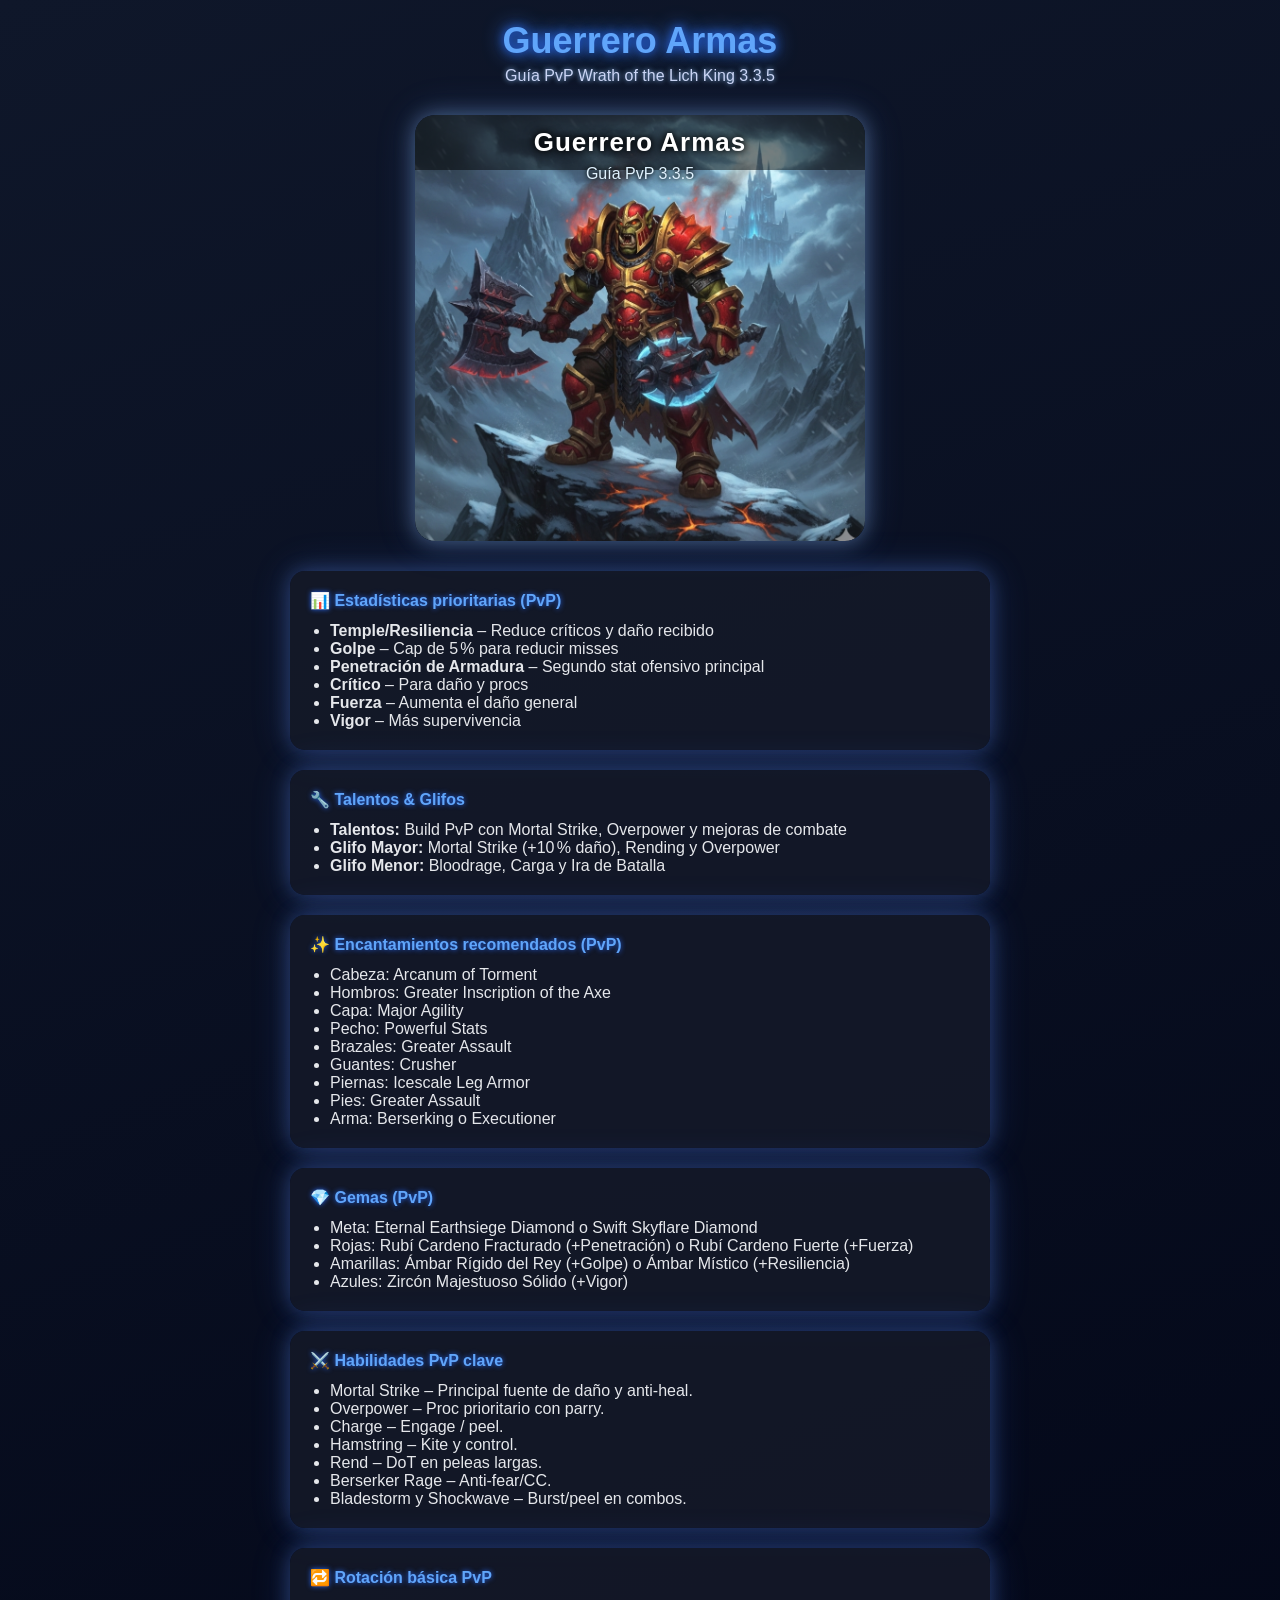
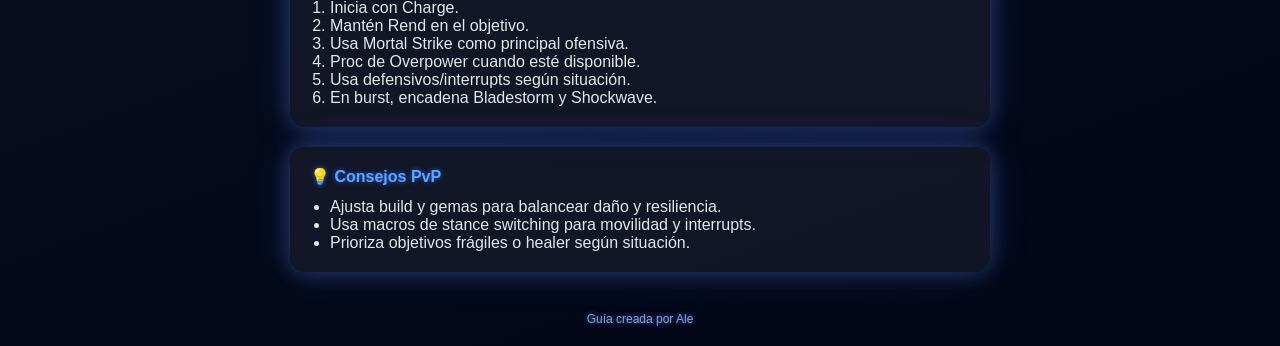
<file: guias/guerrero-armas.html>
<!DOCTYPE html>
<html lang="es">
<head>
  <meta charset="UTF-8">
  <title>Guerrero Armas PvP WoW 3.3.5</title>
  <meta name="viewport" content="width=device-width, initial-scale=1.0">
  <link rel="stylesheet" href="../css/style.css">
</head>
<body>

<header class="hero">
  <h1>Guerrero Armas</h1>
  <p>Guía PvP Wrath of the Lich King 3.3.5</p>
</header>

<main class="guide-content">

  <!-- Imagen de la clase -->
  <div class="class-hero">
    <img src="../img/guerrero.jpg" alt="Guerrero Armas" class="class-img">
    <div class="class-title">Guerrero Armas</div>
    <div class="class-subtitle">Guía PvP 3.3.5</div>
  </div>

  <!-- Estadísticas -->
  <section class="guide-section">
    <h4>📊 Estadísticas prioritarias (PvP)</h4>
    <ul>
      <li><strong>Temple/Resiliencia</strong> – Reduce críticos y daño recibido</li>
      <li><strong>Golpe</strong> – Cap de 5 % para reducir misses</li>
      <li><strong>Penetración de Armadura</strong> – Segundo stat ofensivo principal</li>
      <li><strong>Crítico</strong> – Para daño y procs</li>
      <li><strong>Fuerza</strong> – Aumenta el daño general</li>
      <li><strong>Vigor</strong> – Más supervivencia</li>
    </ul>
  </section>

  <!-- Talentos y glifos -->
  <section class="guide-section">
    <h4>🔧 Talentos & Glifos</h4>
    <ul>
      <li><strong>Talentos:</strong> Build PvP con Mortal Strike, Overpower y mejoras de combate</li>
      <li><strong>Glifo Mayor:</strong> Mortal Strike (+10 % daño), Rending y Overpower</li>
      <li><strong>Glifo Menor:</strong> Bloodrage, Carga y Ira de Batalla</li>
    </ul>
  </section>

  <!-- Encantamientos -->
  <section class="guide-section">
    <h4>✨ Encantamientos recomendados (PvP)</h4>
    <ul>
      <li>Cabeza: Arcanum of Torment</li>
      <li>Hombros: Greater Inscription of the Axe</li>
      <li>Capa: Major Agility</li>
      <li>Pecho: Powerful Stats</li>
      <li>Brazales: Greater Assault</li>
      <li>Guantes: Crusher</li>
      <li>Piernas: Icescale Leg Armor</li>
      <li>Pies: Greater Assault</li>
      <li>Arma: Berserking o Executioner</li>
    </ul>
  </section>

  <!-- Gemas -->
  <section class="guide-section">
    <h4>💎 Gemas (PvP)</h4>
    <ul>
      <li>Meta: Eternal Earthsiege Diamond o Swift Skyflare Diamond</li>
      <li>Rojas: Rubí Cardeno Fracturado (+Penetración) o Rubí Cardeno Fuerte (+Fuerza)</li>
      <li>Amarillas: Ámbar Rígido del Rey (+Golpe) o Ámbar Místico (+Resiliencia)</li>
      <li>Azules: Zircón Majestuoso Sólido (+Vigor)</li>
    </ul>
  </section>

  <!-- Habilidades clave PvP -->
  <section class="guide-section">
    <h4>⚔️ Habilidades PvP clave</h4>
    <ul>
      <li>Mortal Strike – Principal fuente de daño y anti-heal.</li>
      <li>Overpower – Proc prioritario con parry.</li>
      <li>Charge – Engage / peel.</li>
      <li>Hamstring – Kite y control.</li>
      <li>Rend – DoT en peleas largas.</li>
      <li>Berserker Rage – Anti-fear/CC.</li>
      <li>Bladestorm y Shockwave – Burst/peel en combos.</li>
    </ul>
  </section>

  <!-- Rotación -->
  <section class="guide-section">
    <h4>🔁 Rotación básica PvP</h4>
    <ol>
      <li>Inicia con Charge.</li>
      <li>Mantén Rend en el objetivo.</li>
      <li>Usa Mortal Strike como principal ofensiva.</li>
      <li>Proc de Overpower cuando esté disponible.</li>
      <li>Usa defensivos/interrupts según situación.</li>
      <li>En burst, encadena Bladestorm y Shockwave.</li>
    </ol>
  </section>

  <!-- Consejos PvP -->
  <section class="guide-section">
    <h4>💡 Consejos PvP</h4>
    <ul>
      <li>Ajusta build y gemas para balancear daño y resiliencia.</li>
      <li>Usa macros de stance switching para movilidad y interrupts.</li>
      <li>Prioriza objetivos frágiles o healer según situación.</li>
    </ul>
  </section>

</main>

<footer>
  Guía creada por Ale
</footer>

</body>
</html>
</file>
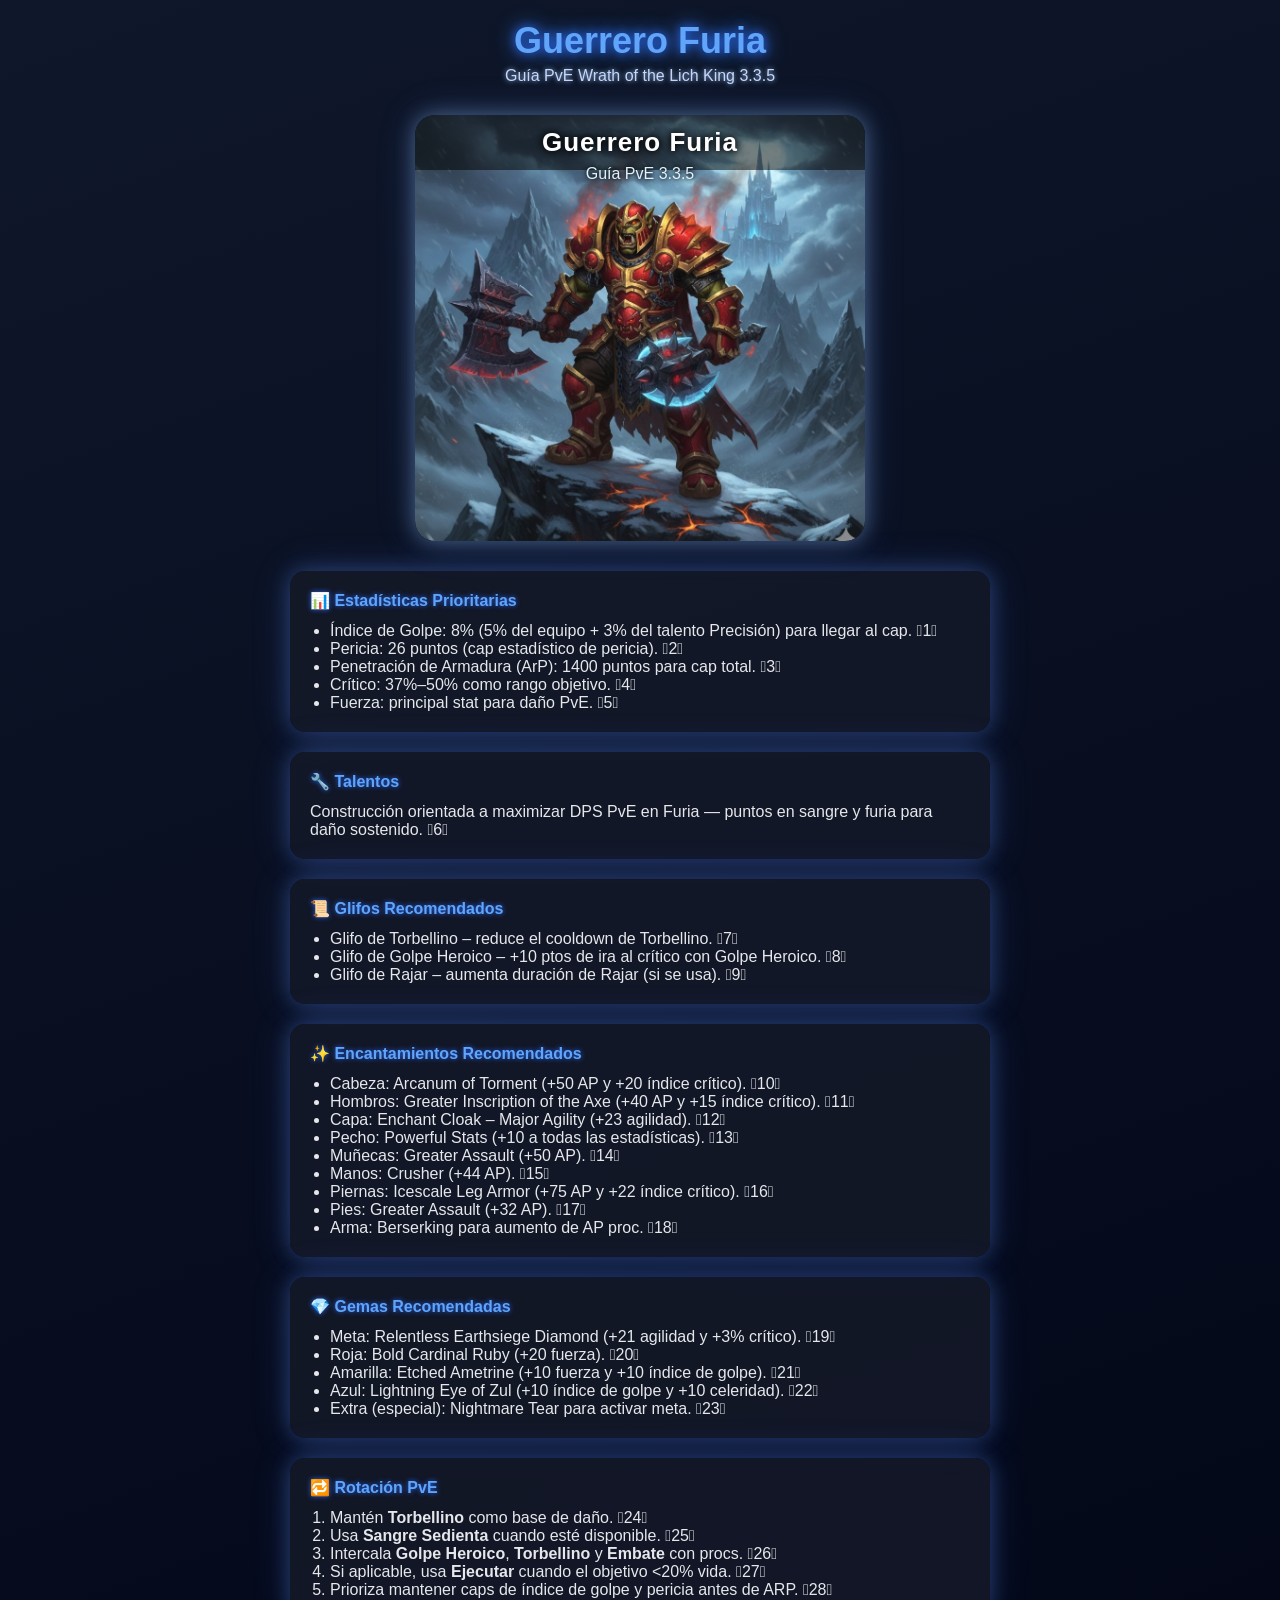
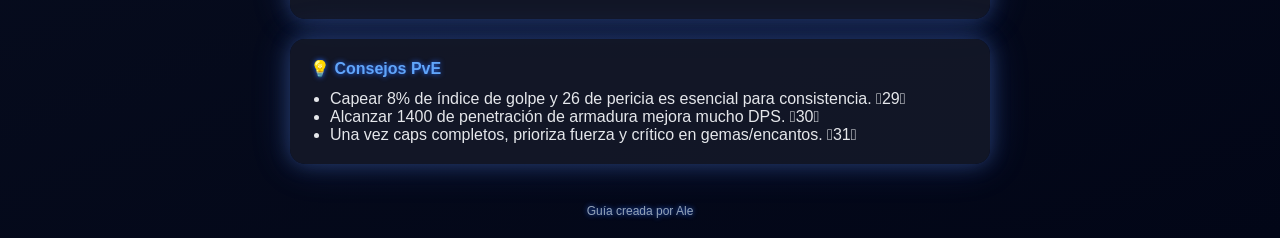
<file: guias/guerrero-furia.html>
<!DOCTYPE html>
<html lang="es">
<head>
  <meta charset="UTF-8">
  <title>Guerrero Furia PvE 3.3.5</title>
  <meta name="viewport" content="width=device-width, initial-scale=1.0">
  <link rel="stylesheet" href="../css/style.css">
</head>
<body>

<header class="hero">
  <h1>Guerrero Furia</h1>
  <p>Guía PvE Wrath of the Lich King 3.3.5</p>
</header>

<main class="guide-content">

  <!-- Imagen de la clase -->
  <div class="class-hero">
    <img src="../img/guerrero.jpg" alt="Guerrero Furia" class="class-img">
    <div class="class-title">Guerrero Furia</div>
    <div class="class-subtitle">Guía PvE 3.3.5</div>
  </div>

  <!-- Estadísticas prioritarias -->
  <section class="guide-section">
    <h4>📊 Estadísticas Prioritarias</h4>
    <ul>
      <li>Índice de Golpe: 8% (5% del equipo + 3% del talento Precisión) para llegar al cap. 1</li>
      <li>Pericia: 26 puntos (cap estadístico de pericia). 2</li>
      <li>Penetración de Armadura (ArP): 1400 puntos para cap total. 3</li>
      <li>Crítico: 37%–50% como rango objetivo. 4</li>
      <li>Fuerza: principal stat para daño PvE. 5</li>
    </ul>
  </section>

  <!-- Talentos -->
  <section class="guide-section">
    <h4>🔧 Talentos</h4>
    <p>Construcción orientada a maximizar DPS PvE en Furia — puntos en sangre y furia para daño sostenido. 6</p>
  </section>

  <!-- Glifos -->
  <section class="guide-section">
    <h4>📜 Glifos Recomendados</h4>
    <ul>
      <li>Glifo de Torbellino – reduce el cooldown de Torbellino. 7</li>
      <li>Glifo de Golpe Heroico – +10 ptos de ira al crítico con Golpe Heroico. 8</li>
      <li>Glifo de Rajar – aumenta duración de Rajar (si se usa). 9</li>
    </ul>
  </section>

  <!-- Encantamientos -->
  <section class="guide-section">
    <h4>✨ Encantamientos Recomendados</h4>
    <ul>
      <li>Cabeza: Arcanum of Torment (+50 AP y +20 índice crítico). 10</li>
      <li>Hombros: Greater Inscription of the Axe (+40 AP y +15 índice crítico). 11</li>
      <li>Capa: Enchant Cloak – Major Agility (+23 agilidad). 12</li>
      <li>Pecho: Powerful Stats (+10 a todas las estadísticas). 13</li>
      <li>Muñecas: Greater Assault (+50 AP). 14</li>
      <li>Manos: Crusher (+44 AP). 15</li>
      <li>Piernas: Icescale Leg Armor (+75 AP y +22 índice crítico). 16</li>
      <li>Pies: Greater Assault (+32 AP). 17</li>
      <li>Arma: Berserking para aumento de AP proc. 18</li>
    </ul>
  </section>

  <!-- Gemas -->
  <section class="guide-section">
    <h4>💎 Gemas Recomendadas</h4>
    <ul>
      <li>Meta: Relentless Earthsiege Diamond (+21 agilidad y +3% crítico). 19</li>
      <li>Roja: Bold Cardinal Ruby (+20 fuerza). 20</li>
      <li>Amarilla: Etched Ametrine (+10 fuerza y +10 índice de golpe). 21</li>
      <li>Azul: Lightning Eye of Zul (+10 índice de golpe y +10 celeridad). 22</li>
      <li>Extra (especial): Nightmare Tear para activar meta. 23</li>
    </ul>
  </section>

  <!-- Rotación -->
  <section class="guide-section">
    <h4>🔁 Rotación PvE</h4>
    <ol>
      <li>Mantén <strong>Torbellino</strong> como base de daño. 24</li>
      <li>Usa <strong>Sangre Sedienta</strong> cuando esté disponible. 25</li>
      <li>Intercala <strong>Golpe Heroico</strong>, <strong>Torbellino</strong> y <strong>Embate</strong> con procs. 26</li>
      <li>Si aplicable, usa <strong>Ejecutar</strong> cuando el objetivo <20% vida. 27</li>
      <li>Prioriza mantener caps de índice de golpe y pericia antes de ARP. 28</li>
    </ol>
  </section>

  <!-- Consejos -->
  <section class="guide-section">
    <h4>💡 Consejos PvE</h4>
    <ul>
      <li>Capear 8% de índice de golpe y 26 de pericia es esencial para consistencia. 29</li>
      <li>Alcanzar 1400 de penetración de armadura mejora mucho DPS. 30</li>
      <li>Una vez caps completos, prioriza fuerza y crítico en gemas/encantos. 31</li>
    </ul>
  </section>

</main>

<footer>
  Guía creada por Ale
</footer>

</body>
</html>
</file>
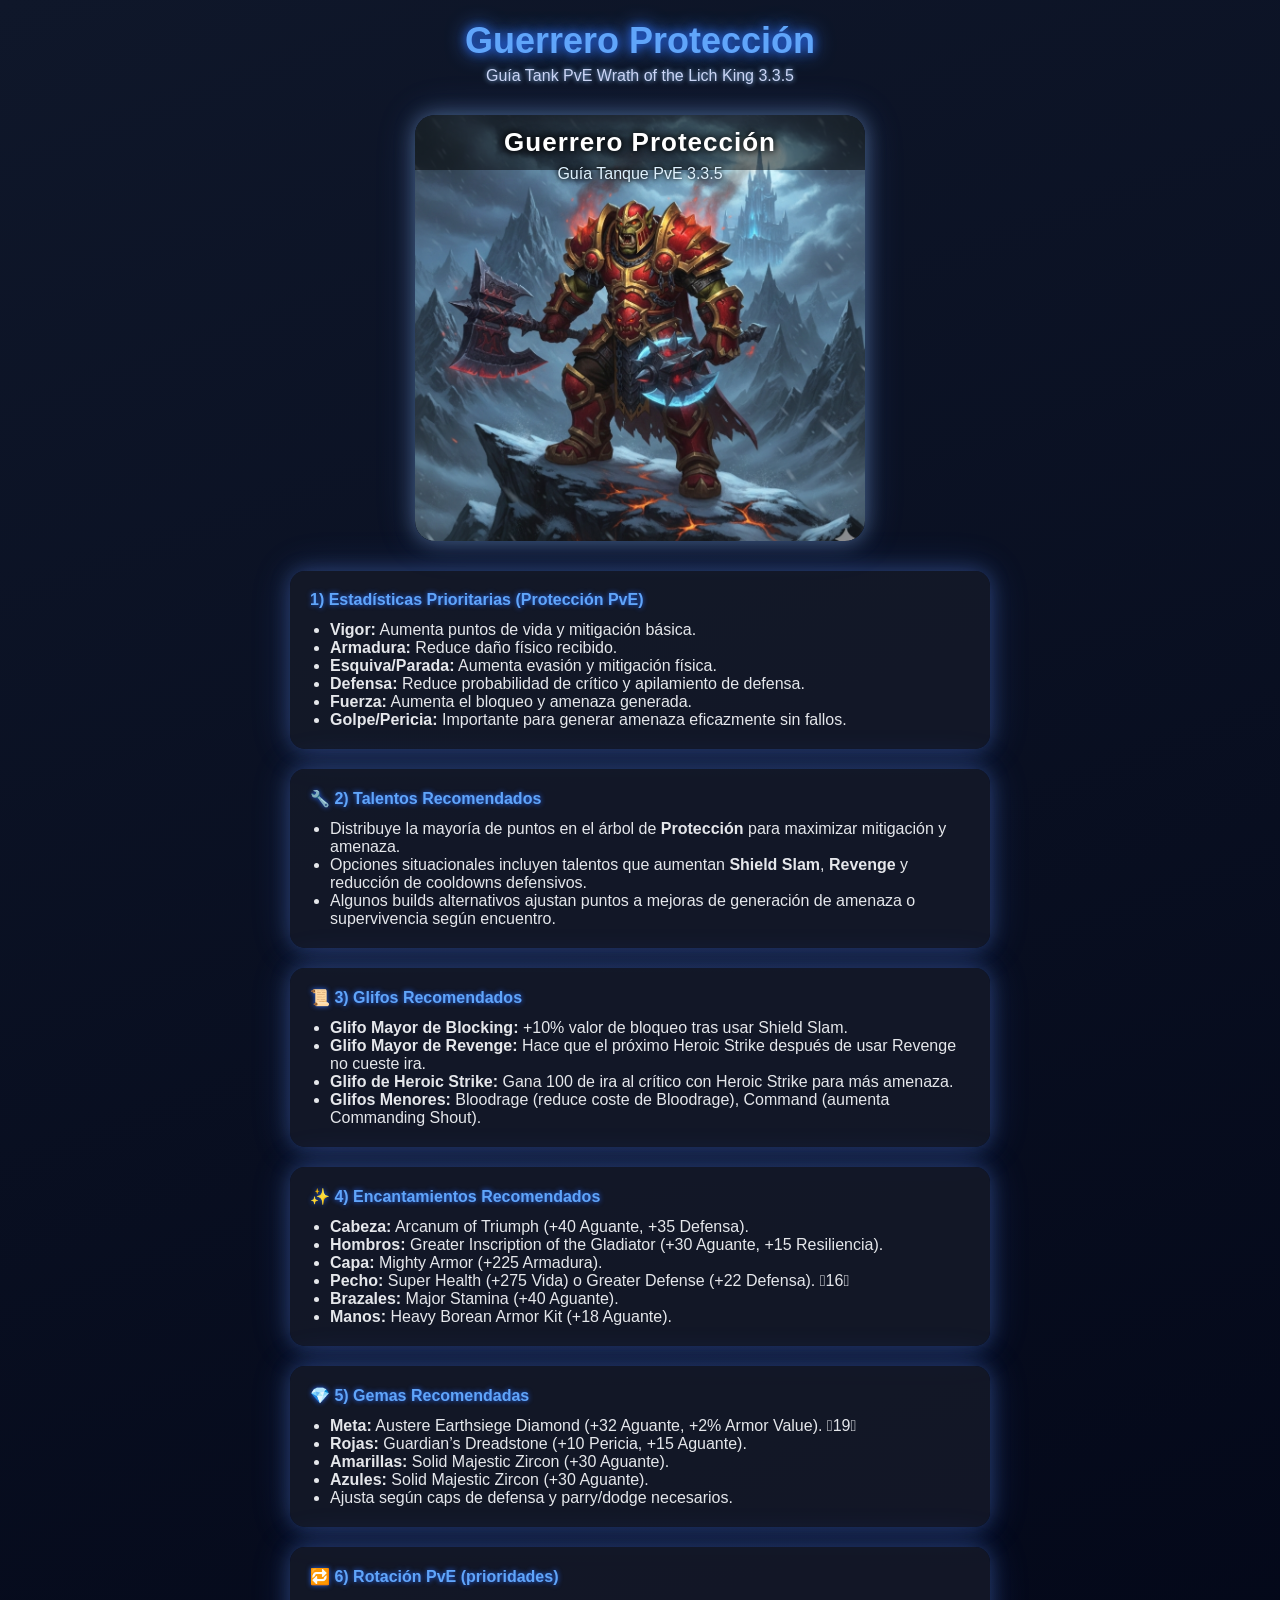
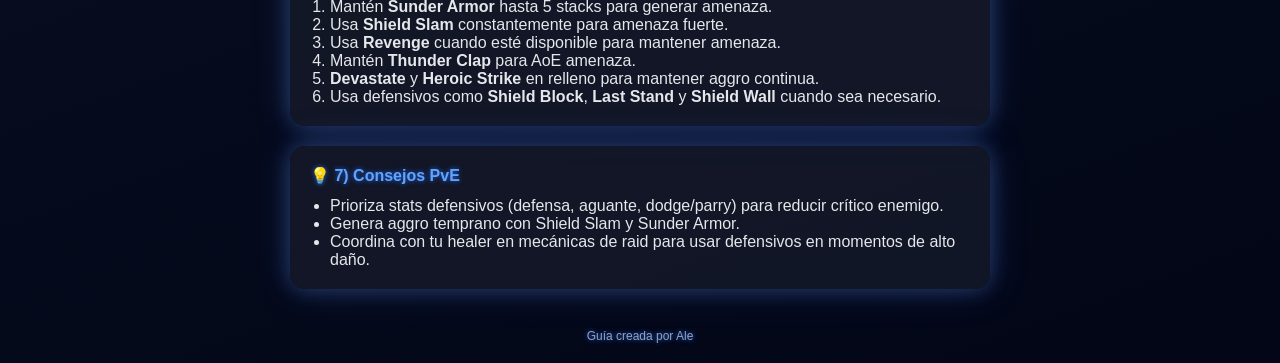
<file: guias/guerrero-proteccion.html>
<!DOCTYPE html>
<html lang="es">
<head>
  <meta charset="UTF-8">
  <title>Guerrero Protección PvE 3.3.5</title>
  <meta name="viewport" content="width=device-width, initial-scale=1.0">
  <link rel="stylesheet" href="../css/style.css">
</head>
<body>

<header class="hero">
  <h1>Guerrero Protección</h1>
  <p>Guía Tank PvE Wrath of the Lich King 3.3.5</p>
</header>

<main class="guide-content">

  <!-- Imagen de la clase -->
  <div class="class-hero">
    <img src="../img/guerrero.jpg" alt="Guerrero Protección" class="class-img">
    <div class="class-title">Guerrero Protección</div>
    <div class="class-subtitle">Guía Tanque PvE 3.3.5</div>
  </div>

  <!-- 1) Estadísticas prioritarias -->
  <section class="guide-section">
    <h4> 1) Estadísticas Prioritarias (Protección PvE)</h4>
    <ul>
      <li><strong>Vigor:</strong> Aumenta puntos de vida y mitigación básica. </li>
      <li><strong>Armadura:</strong> Reduce daño físico recibido. </li>
      <li><strong>Esquiva/Parada:</strong> Aumenta evasión y mitigación física. </li>
      <li><strong>Defensa:</strong> Reduce probabilidad de crítico y apilamiento de defensa. </li>
      <li><strong>Fuerza:</strong> Aumenta el bloqueo y amenaza generada. </li>
      <li><strong>Golpe/Pericia:</strong> Importante para generar amenaza eficazmente sin fallos. </li>
    </ul>
  </section>

  <!-- 2) Talentos -->
  <section class="guide-section">
    <h4>🔧 2) Talentos Recomendados</h4>
    <ul>
      <li>Distribuye la mayoría de puntos en el árbol de <strong>Protección</strong> para maximizar mitigación y amenaza.</li>
      <li>Opciones situacionales incluyen talentos que aumentan <strong>Shield Slam</strong>, <strong>Revenge</strong> y reducción de cooldowns defensivos. </li>
      <li>Algunos builds alternativos ajustan puntos a mejoras de generación de amenaza o supervivencia según encuentro. </li>
    </ul>
  </section>

  <!-- 3) Glifos Recomendados -->
  <section class="guide-section">
    <h4>📜 3) Glifos Recomendados</h4>
    <ul>
      <li><strong>Glifo Mayor de Blocking:</strong> +10% valor de bloqueo tras usar Shield Slam. </li>
      <li><strong>Glifo Mayor de Revenge:</strong> Hace que el próximo Heroic Strike después de usar Revenge no cueste ira. </li>
      <li><strong>Glifo de Heroic Strike:</strong> Gana 100 de ira al crítico con Heroic Strike para más amenaza. </li>
      <li><strong>Glifos Menores:</strong> Bloodrage (reduce coste de Bloodrage), Command (aumenta Commanding Shout). </li>
    </ul>
  </section>

  <!-- 4) Encantamientos -->
  <section class="guide-section">
    <h4>✨ 4) Encantamientos Recomendados</h4>
    <ul>
      <li><strong>Cabeza:</strong> Arcanum of Triumph (+40 Aguante, +35 Defensa). </li>
      <li><strong>Hombros:</strong> Greater Inscription of the Gladiator (+30 Aguante, +15 Resiliencia). </li>
      <li><strong>Capa:</strong> Mighty Armor (+225 Armadura). </li>
      <li><strong>Pecho:</strong> Super Health (+275 Vida) o Greater Defense (+22 Defensa). 16</li>
      <li><strong>Brazales:</strong> Major Stamina (+40 Aguante). </li>
      <li><strong>Manos:</strong> Heavy Borean Armor Kit (+18 Aguante). </li>
    </ul>
  </section>

  <!-- 5) Gemas Recomendadas -->
  <section class="guide-section">
    <h4>💎 5) Gemas Recomendadas</h4>
    <ul>
      <li><strong>Meta:</strong> Austere Earthsiege Diamond (+32 Aguante, +2% Armor Value). 19</li>
      <li><strong>Rojas:</strong> Guardian’s Dreadstone (+10 Pericia, +15 Aguante). </li>
      <li><strong>Amarillas:</strong> Solid Majestic Zircon (+30 Aguante). </li>
      <li><strong>Azules:</strong> Solid Majestic Zircon (+30 Aguante). </li>
      <li>Ajusta según caps de defensa y parry/dodge necesarios. </li>
    </ul>
  </section>

  <!-- 6) Rotación Tank PvE -->
  <section class="guide-section">
    <h4>🔁 6) Rotación PvE (prioridades)</h4>
    <ol>
      <li>Mantén <strong>Sunder Armor</strong> hasta 5 stacks para generar amenaza. </li>
      <li>Usa <strong>Shield Slam</strong> constantemente para amenaza fuerte. </li>
      <li>Usa <strong>Revenge</strong> cuando esté disponible para mantener amenaza. </li>
      <li>Mantén <strong>Thunder Clap</strong> para AoE amenaza. </li>
      <li><strong>Devastate</strong> y <strong>Heroic Strike</strong> en relleno para mantener aggro continua. </li>
      <li>Usa defensivos como <strong>Shield Block</strong>, <strong>Last Stand</strong> y <strong>Shield Wall</strong> cuando sea necesario. </li>
    </ol>
  </section>

  <!-- 7) Consejos Tank PvE -->
  <section class="guide-section">
    <h4>💡 7) Consejos PvE</h4>
    <ul>
      <li>Prioriza stats defensivos (defensa, aguante, dodge/parry) para reducir crítico enemigo. </li>
      <li>Genera aggro temprano con Shield Slam y Sunder Armor. </li>
      <li>Coordina con tu healer en mecánicas de raid para usar defensivos en momentos de alto daño. </li>
    </ul>
  </section>

</main>

<footer>
  Guía creada por Ale
</footer>

</body>
</html>
</file>
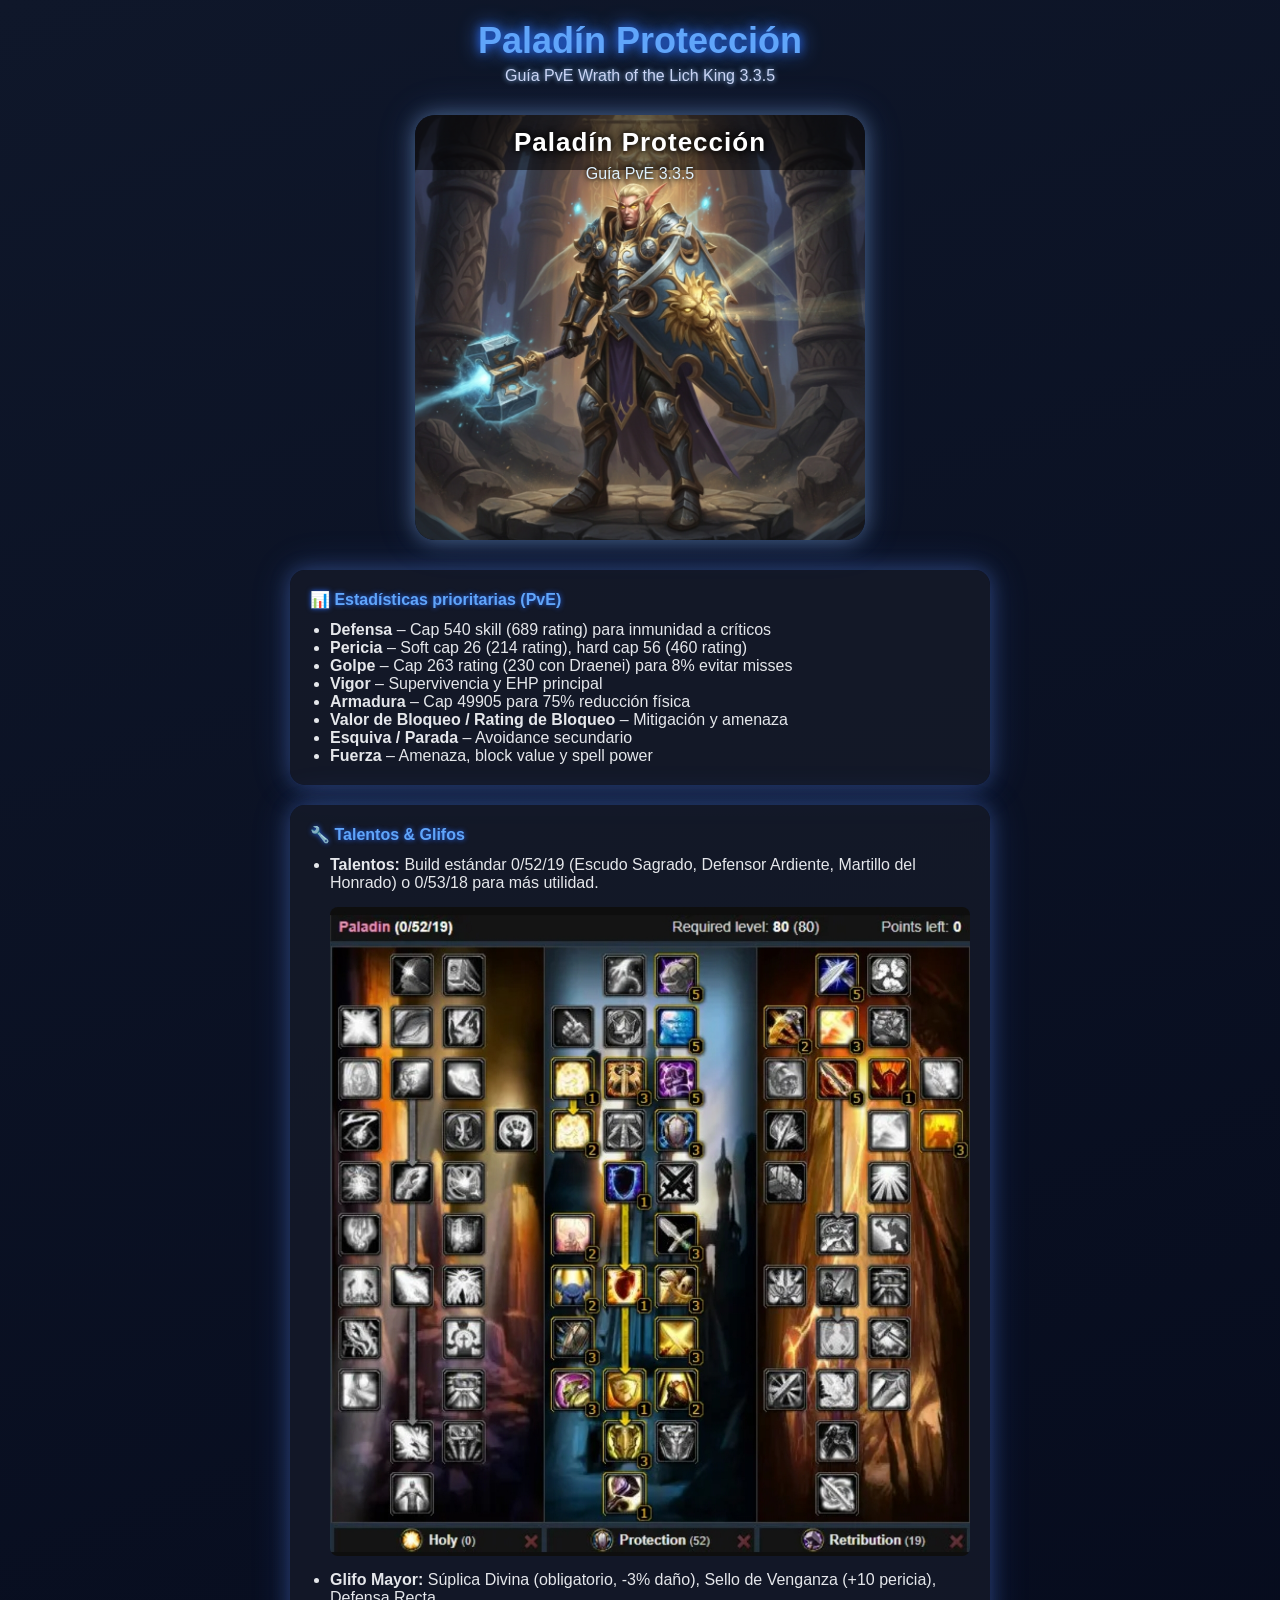
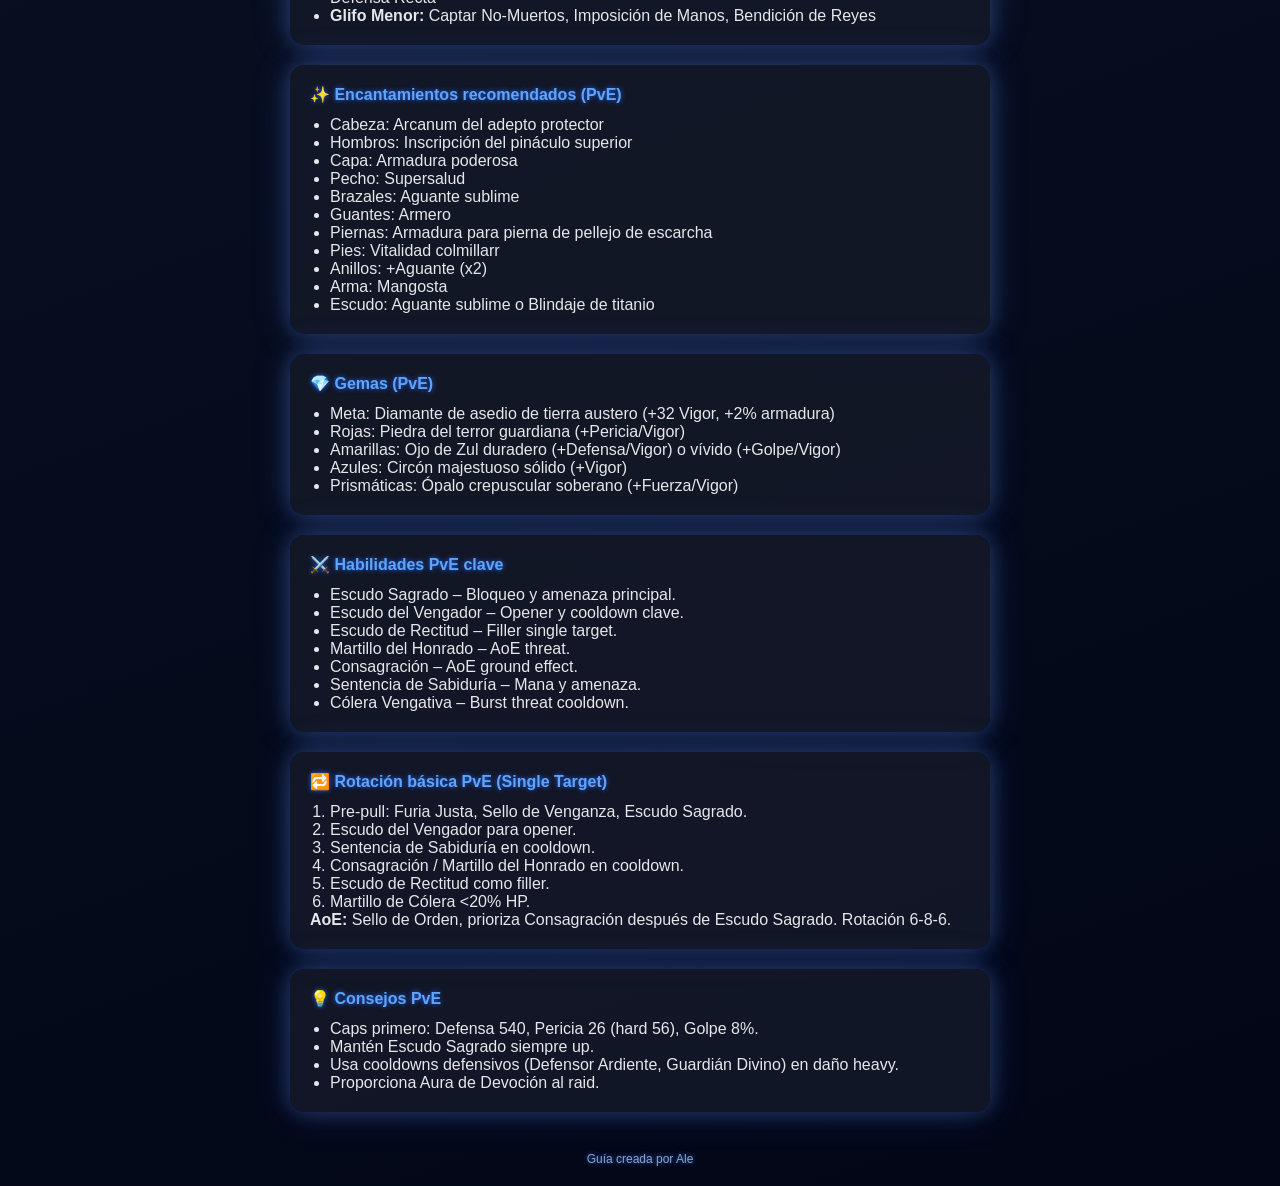
<file: guias/paladin-Protección.html>
<!DOCTYPE html>
<html lang="es">
<head>
  <meta charset="UTF-8">
  <title>Paladín Protección PvE WoW 3.3.5</title>
  <meta name="viewport" content="width=device-width, initial-scale=1.0">
  <link rel="stylesheet" href="../css/style.css">
</head>
<body>

<header class="hero">
  <h1>Paladín Protección</h1>
  <p>Guía PvE Wrath of the Lich King 3.3.5</p>
</header>

<main class="guide-content">

  <!-- Imagen de la clase -->
  <div class="class-hero">
    <img src="../img/paladin-prot.jpg" alt="Paladín Protección" class="class-img">
    <div class="class-title">Paladín Protección</div>
    <div class="class-subtitle">Guía PvE 3.3.5</div>
  </div>

  <!-- Estadísticas -->
  <section class="guide-section">
    <h4>📊 Estadísticas prioritarias (PvE)</h4>
    <ul>
      <li><strong>Defensa</strong> – Cap 540 skill (689 rating) para inmunidad a críticos</li>
      <li><strong>Pericia</strong> – Soft cap 26 (214 rating), hard cap 56 (460 rating)</li>
      <li><strong>Golpe</strong> – Cap 263 rating (230 con Draenei) para 8% evitar misses</li>
      <li><strong>Vigor</strong> – Supervivencia y EHP principal</li>
      <li><strong>Armadura</strong> – Cap 49905 para 75% reducción física</li>
      <li><strong>Valor de Bloqueo / Rating de Bloqueo</strong> – Mitigación y amenaza</li>
      <li><strong>Esquiva / Parada</strong> – Avoidance secundario</li>
      <li><strong>Fuerza</strong> – Amenaza, block value y spell power</li>
    </ul>
  </section>

  <!-- Talentos y glifos -->
  <section class="guide-section">
    <h4>🔧 Talentos & Glifos</h4>
    <ul>
      <li><strong>Talentos:</strong> Build estándar 0/52/19 (Escudo Sagrado, Defensor Ardiente, Martillo del Honrado) o 0/53/18 para más utilidad.<br>
        <img src="../img/talentospalaprote.jpg" 
             alt="Talentos Paladín Protección PvE 3.3.5" 
             class="talent-img"
             style="max-width: 100%; height: auto; display: block; margin: 15px auto; border-radius: 8px;">
      </li>
      <li><strong>Glifo Mayor:</strong> Súplica Divina (obligatorio, -3% daño), Sello de Venganza (+10 pericia), Defensa Recta</li>
      <li><strong>Glifo Menor:</strong> Captar No-Muertos, Imposición de Manos, Bendición de Reyes</li>
    </ul>
  </section>

  <!-- Encantamientos -->
  <section class="guide-section">
    <h4>✨ Encantamientos recomendados (PvE)</h4>
    <ul>
      <li>Cabeza: Arcanum del adepto protector</li>
      <li>Hombros: Inscripción del pináculo superior</li>
      <li>Capa: Armadura poderosa</li>
      <li>Pecho: Supersalud</li>
      <li>Brazales: Aguante sublime</li>
      <li>Guantes: Armero</li>
      <li>Piernas: Armadura para pierna de pellejo de escarcha</li>
      <li>Pies: Vitalidad colmillarr</li>
      <li>Anillos: +Aguante (x2)</li>
      <li>Arma: Mangosta</li>
      <li>Escudo: Aguante sublime o Blindaje de titanio</li>
    </ul>
  </section>

  <!-- Gemas -->
  <section class="guide-section">
    <h4>💎 Gemas (PvE)</h4>
    <ul>
      <li>Meta: Diamante de asedio de tierra austero (+32 Vigor, +2% armadura)</li>
      <li>Rojas: Piedra del terror guardiana (+Pericia/Vigor)</li>
      <li>Amarillas: Ojo de Zul duradero (+Defensa/Vigor) o vívido (+Golpe/Vigor)</li>
      <li>Azules: Circón majestuoso sólido (+Vigor)</li>
      <li>Prismáticas: Ópalo crepuscular soberano (+Fuerza/Vigor)</li>
    </ul>
  </section>

  <!-- Habilidades clave PvE -->
  <section class="guide-section">
    <h4>⚔️ Habilidades PvE clave</h4>
    <ul>
      <li>Escudo Sagrado – Bloqueo y amenaza principal.</li>
      <li>Escudo del Vengador – Opener y cooldown clave.</li>
      <li>Escudo de Rectitud – Filler single target.</li>
      <li>Martillo del Honrado – AoE threat.</li>
      <li>Consagración – AoE ground effect.</li>
      <li>Sentencia de Sabiduría – Mana y amenaza.</li>
      <li>Cólera Vengativa – Burst threat cooldown.</li>
    </ul>
  </section>

  <!-- Rotación -->
  <section class="guide-section">
    <h4>🔁 Rotación básica PvE (Single Target)</h4>
    <ol>
      <li>Pre-pull: Furia Justa, Sello de Venganza, Escudo Sagrado.</li>
      <li>Escudo del Vengador para opener.</li>
      <li>Sentencia de Sabiduría en cooldown.</li>
      <li>Consagración / Martillo del Honrado en cooldown.</li>
      <li>Escudo de Rectitud como filler.</li>
      <li>Martillo de Cólera &lt;20% HP.</li>
    </ol>
    <p><strong>AoE:</strong> Sello de Orden, prioriza Consagración después de Escudo Sagrado. Rotación 6-8-6.</p>
  </section>

  <!-- Consejos PvE -->
  <section class="guide-section">
    <h4>💡 Consejos PvE</h4>
    <ul>
      <li>Caps primero: Defensa 540, Pericia 26 (hard 56), Golpe 8%.</li>
      <li>Mantén Escudo Sagrado siempre up.</li>
      <li>Usa cooldowns defensivos (Defensor Ardiente, Guardián Divino) en daño heavy.</li>
      <li>Proporciona Aura de Devoción al raid.</li>
    </ul>
  </section>

</main>

<footer>
  Guía creada por Ale
</footer>

</body>
</html>
</file>
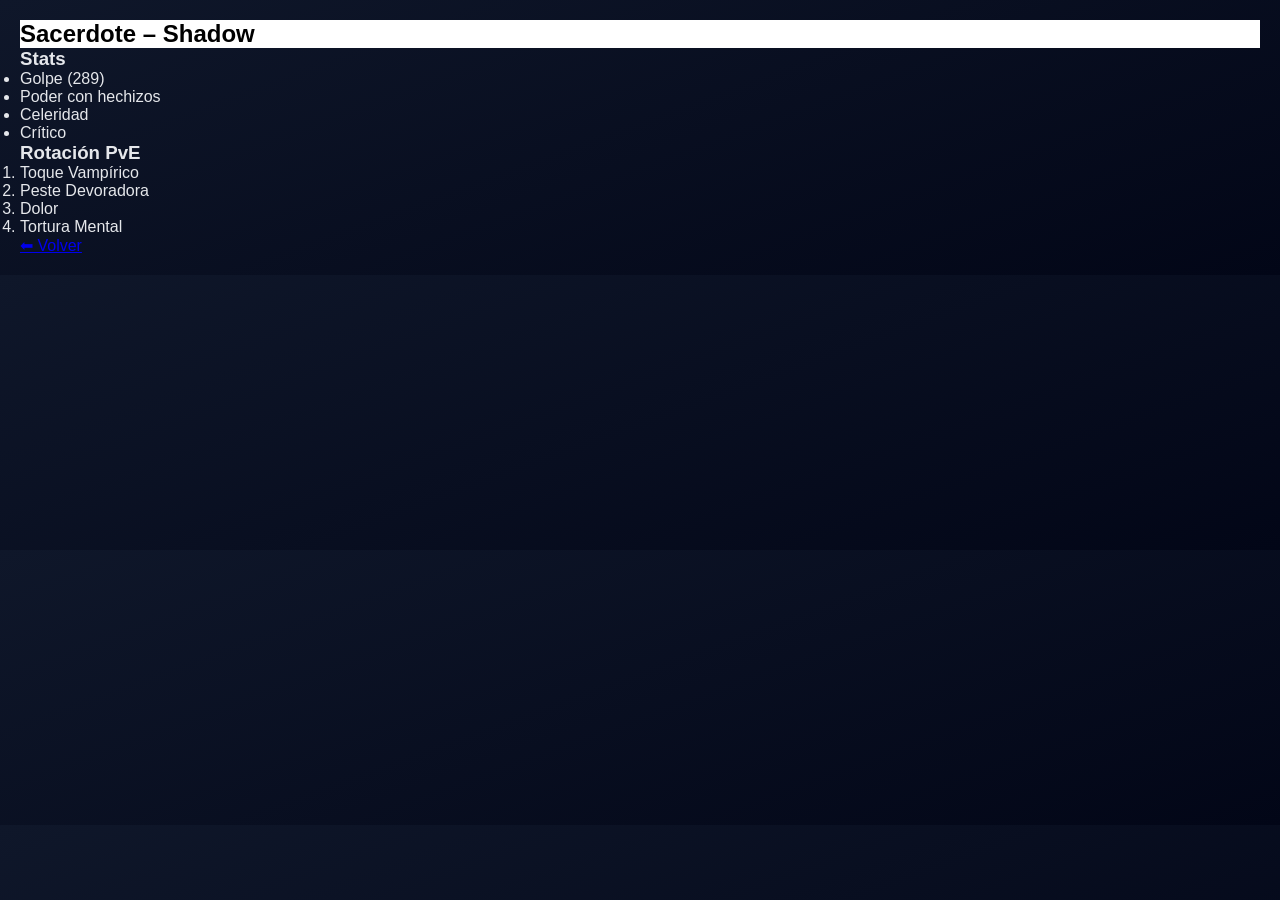
<file: guias/sacerdote.html>
<!DOCTYPE html>
<html lang="es">
<head>
<meta charset="UTF-8">
<title>Sacerdote</title>
<link rel="stylesheet" href="../css/style.css">
</head>

<body>

<h2 class="sacerdote">Sacerdote – Shadow</h2>

<h3>Stats</h3>
<ul>
  <li>Golpe (289)</li>
  <li>Poder con hechizos</li>
  <li>Celeridad</li>
  <li>Crítico</li>
</ul>

<h3>Rotación PvE</h3>
<ol>
  <li>Toque Vampírico</li>
  <li>Peste Devoradora</li>
  <li>Dolor</li>
  <li>Tortura Mental</li>
</ol>

<a href="../index.html">⬅ Volver</a>

</body>
</html>
</file>
<file: css/style.css>
/* RESET Y BASE */
* {
  box-sizing: border-box;
  margin: 0;
  padding: 0;
}

body {
  font-family: 'Segoe UI', Roboto, Arial, sans-serif;
  background: linear-gradient(160deg, #0f172a 0%, #020617 100%);
  color: #e5e7eb;
  padding: 20px;
}

/* HEADER */
.hero {
  text-align: center;
  margin-bottom: 30px;
}
.hero h1 {
  font-size: 36px;
  color: #60a5fa;
  text-shadow: 0 0 10px #2563eb, 0 0 20px #3b82f6;
}
.hero p {
  font-size: 16px;
  color: #cbd5f5;
  text-shadow: 0 0 5px #93c5fd;
  margin-top: 5px;
}

/* ACORDEÓN PRINCIPAL */
.accordion {
  width: 100%;
  padding: 16px 20px;
  margin: 12px 0;
  font-size: 18px;
  font-weight: bold;
  color: #e0f2fe;
  background: linear-gradient(135deg, #111827, #1e293b);
  border: 1px solid #2563eb;
  border-radius: 12px;
  cursor: pointer;
  transition: all 0.3s ease;
  box-shadow: 0 0 10px rgba(96, 165, 250, 0.5);
}
.accordion:hover {
  background: linear-gradient(135deg, #1e293b, #111827);
  box-shadow: 0 0 20px rgba(96, 165, 250, 0.8);
}

/* PANEL PRINCIPAL */
.panel {
  max-height: 0;
  overflow: hidden;
  transition: max-height 0.4s ease, padding 0.3s ease;
  background: rgba(15, 23, 42, 0.95);
  border-left: 3px solid #2563eb;
  border-radius: 10px;
  margin-bottom: 10px;
  padding: 0 16px;
}
.panel.open {
  padding: 15px 16px;
  max-height: 2000px; /* ajustable según contenido */
}

/* CONTENEDOR DE BOTONES DE CLASES */
.clases-container {
  display: flex;
  flex-wrap: wrap;
  gap: 12px;
  margin-bottom: 15px;
  justify-content: center;
}

/* BOTONES DE CLASE UNIFORMES */
.clase {
  flex: 0 1 120px; /* ancho fijo para todos */
  height: 50px; /* altura uniforme */
  padding: 10px;
  border-radius: 12px;
  font-weight: bold;
  text-align: center;
  border: 1px solid rgba(255,255,255,0.2);
  cursor: pointer;
  color: #fff;
  box-shadow: 0 0 8px rgba(0,0,0,0.2);
  transition: all 0.3s ease;
  display: flex;
  justify-content: center;
  align-items: center;
  text-transform: uppercase;
}
.clase:hover {
  transform: scale(1.05);
  box-shadow: 0 0 15px rgba(96, 165, 250, 0.6);
}

/* COLORES OFICIALES DE WOW */
.guerrero { background: #C79C6E; color: #000; }
.paladin  { background: #F58CBA; color: #000; }
.cazador  { background: #ABD473; color: #000; }
.picaro   { background: #FFF569; color: #000; }
.sacerdote{ background: #FFFFFF; color: #000; }
.dk       { background: #C41F3B; color: #fff; }
.chaman   { background: #0070DE; color: #fff; }
.mago     { background: #69CCF0; color: #000; }
.brujo    { background: #9482C9; color: #fff; }
.druida   { background: #FF7D0A; color: #fff; }

/* SUB-ACORDEÓN: ESPECIALIZACIONES */
.spec-panel {
  margin-top: 10px;
}
.spec-list {
  display: none; /* Oculto por defecto */
  margin-top: 10px;
}
.spec-list ul {
  list-style: none;
  padding-left: 0;
}
.spec-list li {
  padding: 12px 18px;
  background: linear-gradient(135deg, #1e293b, #111827);
  border: 1px solid #334155;
  border-radius: 10px;
  margin: 6px 0;
  font-size: 16px;
  font-weight: 600;
  color: #cbd5e1;
  cursor: pointer;
  transition: all 0.3s ease;
  box-shadow: 0 0 5px rgba(96, 165, 250, 0.3);
}
.spec-list li:hover {
  transform: scale(1.03);
  background: linear-gradient(135deg, #334155, #1e293b);
  box-shadow: 0 0 15px rgba(96, 165, 250, 0.6);
}

/* FOOTER */
footer {
  text-align: center;
  margin-top: 40px;
  font-size: 12px;
  color: #94a3b8;
  text-shadow: 0 0 5px #2563eb;
}

/* RESPONSIVE */
@media (max-width: 500px) {
  .clase {
    flex: 0 1 45%; /* botones más pequeños en móvil */
    height: 45px;
    font-size: 14px;
  }
}

.spec-list a.spec-link {
  display: block;
  text-decoration: none;
  color: #cbd5e1;
  padding: 12px 18px;
  background: linear-gradient(135deg, #1e293b, #111827);
  border: 1px solid #334155;
  border-radius: 10px;
  margin: 6px 0;
  font-weight: 600;
  text-align: center;
  transition: all 0.3s ease;
}
.spec-list a.spec-link:hover {
  transform: scale(1.03);
  background: linear-gradient(135deg, #334155, #1e293b);
  box-shadow: 0 0 15px rgba(96,165,250,0.6);
}

/* Contenedor universal para todas las imágenes de clase */
.class-hero {
  position: relative;
  text-align: center;
  margin: 30px auto;
  max-width: 450px;
  border-radius: 20px;
  overflow: hidden;
  box-shadow: 0 0 20px rgba(150, 200, 255, 0.4), 0 0 40px rgba(100, 150, 255, 0.2);
  transition: transform 0.3s ease, box-shadow 0.3s ease;
}

.class-hero:hover {
  transform: translateY(-5px);
  box-shadow: 0 0 25px rgba(150, 200, 255, 0.6), 0 0 50px rgba(100, 150, 255, 0.3);
}

/* Imagen de clase */
.class-hero .class-img {
  width: 100%;
  height: auto;
  display: block;
  transition: transform 0.4s ease, filter 0.4s ease;
  border-radius: 20px;
}

.class-hero .class-img:hover {
  transform: scale(1.06);
  filter: brightness(1.1) saturate(1.2);
}

/* Banner neutro para título */
.class-hero .class-title {
  position: absolute;
  top: 0;
  width: 100%;
  padding: 12px 0;
  background: rgba(0,0,0,0.5); /* fondo semitransparente neutro */
  color: #ffffff;
  font-size: 26px;
  font-weight: 700;
  text-align: center;
  text-shadow: 0 0 6px #000, 0 0 12px #000;
  letter-spacing: 1px;
  transition: all 0.3s ease;
}

/* Subtítulo neutro */
.class-hero .class-subtitle {
  position: absolute;
  top: 50px; /* debajo del título principal */
  width: 100%;
  text-align: center;
  font-size: 16px;
  color: #e0f2fe;
  font-weight: 500;
  text-shadow: 0 0 4px #000, 0 0 8px #000;
}

/* Banner animado al hover (opcional futurista) */
.class-hero:hover .class-title,
.class-hero:hover .class-subtitle {
  text-shadow: 0 0 12px #fff, 0 0 20px #a0c4ff, 0 0 30px #60a5fa;
}
/* Ventanas/Secciones de guía */
.guide-section {
  background: rgba(20, 25, 40, 0.85); /* fondo oscuro semitransparente */
  border-radius: 15px;
  padding: 20px;
  margin: 20px auto;
  max-width: 700px;
  box-shadow: 0 0 20px rgba(100, 150, 255, 0.3), 0 0 40px rgba(80, 130, 250, 0.2);
  transition: transform 0.3s ease, box-shadow 0.3s ease;
}

.guide-section:hover {
  transform: translateY(-3px);
  box-shadow: 0 0 25px rgba(100, 150, 255, 0.5), 0 0 50px rgba(80, 130, 250, 0.3);
}

/* Listas dentro de la guía */
.guide-section ul, .guide-section ol {
  padding-left: 20px;
  margin-top: 10px;
}

/* Encabezados de secciones */
.guide-section h4 {
  margin-bottom: 12px;
  color: #60a5fa;
  text-shadow: 0 0 5px #2563eb;
}
</file>
